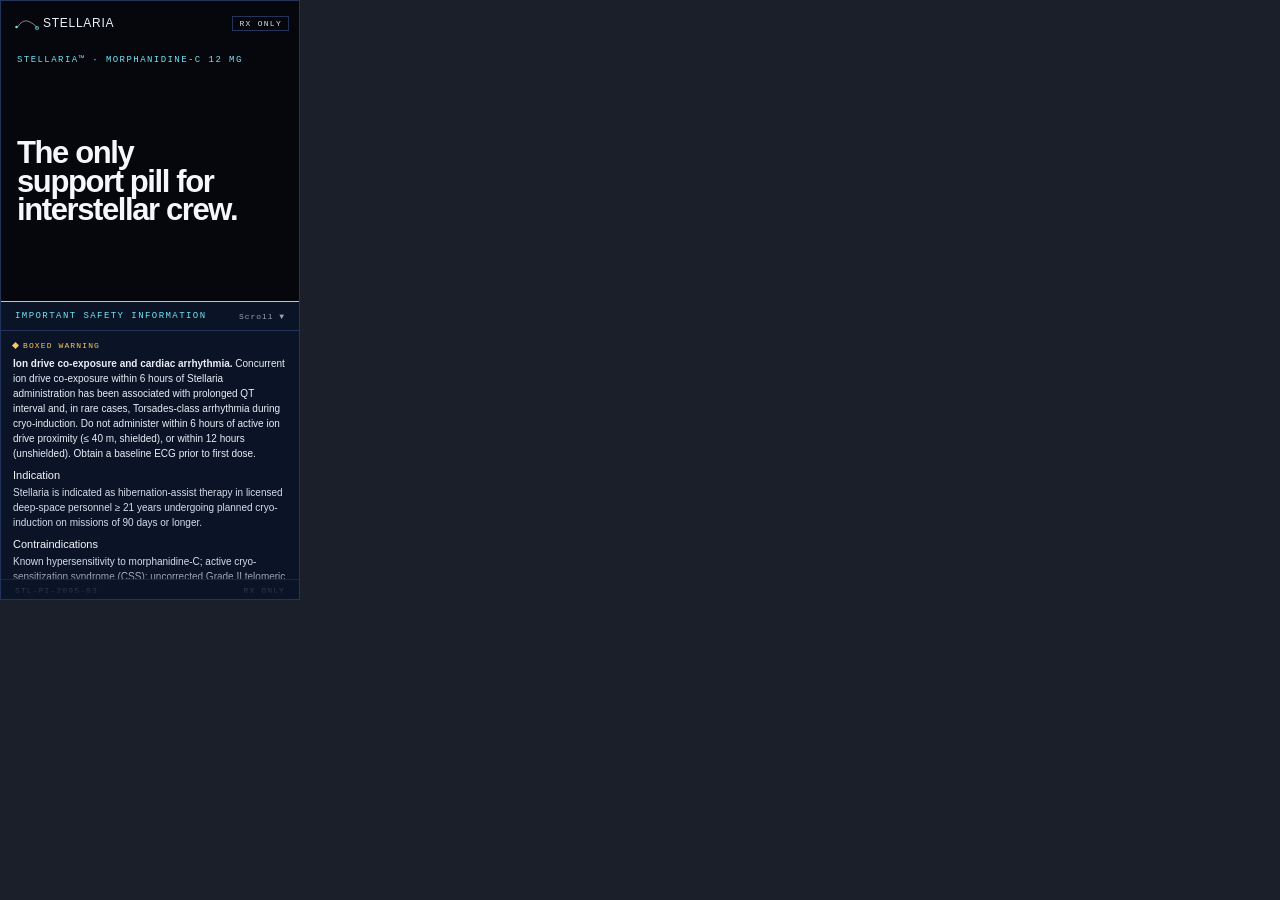
<file: banner/index.html>
<!DOCTYPE html>
<html lang="en">
  <head>
    <meta charset="utf-8" />
    <meta name="viewport" content="width=300, initial-scale=1" />
    <meta name="ad.size" content="width=300,height=600" />
    <title>Stellaria — 300×600</title>
    <style>
      /* ============================================================
     Stellaria™ · 300×600 animated HTML5 banner
     Top 300×300 animates F1→F2→F3 once, then holds.
     Bottom 300×300 is a fixed, independently-scrollable ISI panel.
     ============================================================ */

      :root {
        --obsidian-900: #05070c;
        --obsidian-800: #0b1426;
        --obsidian-700: #152341;
        --obsidian-600: #233359;
        --ice-050: #f5f7fb;
        --ice-100: #eaeff8;
        --ice-200: #d6dceb;
        --ice-400: #98a3ba;
        --plasma-500: #6fe4f3;
        --signal-warn: #ffc75a;
        --font: "Helvetica Neue", Helvetica, Arial, sans-serif;
        --mono: ui-monospace, SFMono-Regular, Menlo, Consolas, "Courier New",
          monospace;
        /* single decelerating ease reused across every transition */
        --ease: cubic-bezier(0.16, 1, 0.3, 1);
      }

      * {
        box-sizing: border-box;
        margin: 0;
        padding: 0;
      }
      html,
      body {
        background: #1b1f2a;
      }
      body {
        font-family: var(--font);
        display: flex;
        align-items: flex-start;
        justify-content: flex-start;
      }

      .ad {
        position: relative;
        width: 300px;
        height: 600px;
        background: var(--obsidian-900);
        color: var(--ice-100);
        overflow: hidden;
        border: 1px solid var(--obsidian-600);
      }

      /* ---- click-through covers the animated creative only (not the ISI) ---- */
      .clicktag {
        position: absolute;
        inset: 0 0 300px 0;
        z-index: 40;
        text-decoration: none;
        cursor: pointer;
      }

      /* ---- top animated stage (300×300) ---- */
      .stage {
        position: absolute;
        left: 0;
        top: 0;
        width: 300px;
        height: 300px;
        overflow: hidden;
        background-color: var(--obsidian-900);
        background-image: radial-gradient(
            0.8px 0.8px at 6% 12%,
            rgba(234, 239, 248, 0.9) 50%,
            transparent 51%
          ),
          radial-gradient(
            0.8px 0.8px at 14% 47%,
            rgba(234, 239, 248, 0.75) 50%,
            transparent 51%
          ),
          radial-gradient(
            0.8px 0.8px at 22% 78%,
            rgba(234, 239, 248, 0.8) 50%,
            transparent 51%
          ),
          radial-gradient(
            0.8px 0.8px at 38% 62%,
            rgba(234, 239, 248, 0.85) 50%,
            transparent 51%
          ),
          radial-gradient(
            0.8px 0.8px at 47% 9%,
            rgba(234, 239, 248, 0.7) 50%,
            transparent 51%
          ),
          radial-gradient(
            0.8px 0.8px at 54% 41%,
            rgba(234, 239, 248, 0.9) 50%,
            transparent 51%
          ),
          radial-gradient(
            0.8px 0.8px at 63% 71%,
            rgba(234, 239, 248, 0.75) 50%,
            transparent 51%
          ),
          radial-gradient(
            0.8px 0.8px at 71% 18%,
            rgba(234, 239, 248, 0.8) 50%,
            transparent 51%
          ),
          radial-gradient(
            0.8px 0.8px at 87% 84%,
            rgba(234, 239, 248, 0.85) 50%,
            transparent 51%
          ),
          radial-gradient(
            0.8px 0.8px at 94% 31%,
            rgba(234, 239, 248, 0.65) 50%,
            transparent 51%
          ),
          radial-gradient(
            1px 1px at 49% 72%,
            rgba(181, 241, 248, 0.55) 50%,
            transparent 51%
          ),
          radial-gradient(
            1px 1px at 73% 8%,
            rgba(187, 161, 255, 0.45) 50%,
            transparent 51%
          ),
          radial-gradient(
            1px 1px at 16% 91%,
            rgba(181, 241, 248, 0.4) 50%,
            transparent 51%
          );
      }

      /* ---- persistent chrome ---- */
      .chrome {
        position: absolute;
        top: 10px;
        left: 12px;
        right: 12px;
        display: flex;
        align-items: center;
        justify-content: space-between;
        z-index: 5;
      }
      .chrome svg {
        display: block;
      }
      .eyebrow {
        font-family: var(--mono);
        font-size: 8px;
        letter-spacing: 0.16em;
        text-transform: uppercase;
        color: var(--ice-200);
        border: 1px solid var(--obsidian-600);
        padding: 2px 6px;
      }
      .product-label {
        position: absolute;
        left: 16px;
        top: 54px;
        z-index: 5;
        font-family: var(--mono);
        font-size: 9px;
        letter-spacing: 0.16em;
        text-transform: uppercase;
        color: var(--plasma-500);
      }

      /* ---- shared capsule (persists across F2 → F3) ---- */
      .capsule {
        position: absolute;
        left: 80px;
        top: 158px;
        width: 140px;
        height: auto;
        z-index: 2;
        opacity: 0;
        transform: scale(0.82);
        transform-origin: top left;
        filter: drop-shadow(0 14px 30px rgba(111, 228, 243, 0.2))
          drop-shadow(0 2px 8px rgba(0, 0, 0, 0.45));
        transition: transform 700ms var(--ease), opacity 500ms var(--ease);
        will-change: transform, opacity;
      }

      /* ---- text frames ---- */
      .frame {
        position: absolute;
        left: 16px;
        right: 16px;
        z-index: 3;
        will-change: transform, opacity;
      }

      /* F1 — statement, vertically centered */
      .f1 {
        top: 78px;
        bottom: 16px;
        display: flex;
        flex-direction: column;
        justify-content: center;
        transition: transform 600ms var(--ease), opacity 600ms var(--ease);
      }
      .f1 .headline {
        font-size: 31px;
        font-weight: 900;
        letter-spacing: -0.045em;
        line-height: 0.92;
        color: var(--ice-050);
        text-wrap: balance;
        transform: translateY(14px);
        opacity: 0;
        transition: transform 600ms var(--ease), opacity 600ms var(--ease);
      }
      .f1 .label {
        margin-top: 14px;
        font-family: var(--mono);
        font-size: 9px;
        letter-spacing: 0.16em;
        text-transform: uppercase;
        color: var(--ice-200);
        transform: translateY(14px);
        opacity: 0;
        transition: transform 600ms var(--ease) 180ms,
          opacity 600ms var(--ease) 180ms;
      }

      /* F2 — benefit headline + sub */
      .f2 {
        top: 82px;
        opacity: 0;
        transition: opacity 450ms var(--ease);
      }
      .f2 .headline {
        font-size: 18px;
        font-weight: 700;
        letter-spacing: -0.02em;
        line-height: 1.08;
        color: var(--ice-050);
        text-wrap: balance;
      }
      .f2-sub {
        position: absolute;
        left: 16px;
        right: 16px;
        bottom: 54px;
        z-index: 3;
        font-size: 10.5px;
        color: var(--ice-200);
        line-height: 1.4;
        opacity: 0;
        transition: opacity 450ms var(--ease);
      }

      /* F3 — stat + claim */
      .f3 {
        top: 84px;
        opacity: 0;
        transition: opacity 450ms var(--ease);
      }
      .f3 .stat {
        font-size: 60px;
        font-weight: 800;
        color: var(--plasma-500);
        letter-spacing: -0.04em;
        line-height: 0.9;
        font-variant-numeric: tabular-nums;
      }
      .f3 .stat-label {
        font-family: var(--mono);
        font-size: 9px;
        letter-spacing: 0.18em;
        text-transform: uppercase;
        color: var(--ice-200);
        margin-top: 6px;
      }
      .f3-claim {
        position: absolute;
        left: 16px;
        right: 16px;
        top: 196px;
        z-index: 3;
        opacity: 0;
        transition: opacity 450ms var(--ease);
      }
      .f3-claim .h {
        font-size: 14px;
        font-weight: 700;
        letter-spacing: -0.01em;
        line-height: 1.2;
        color: var(--ice-050);
        text-wrap: balance;
      }
      .f3-claim .s {
        margin-top: 4px;
        font-size: 10px;
        color: var(--ice-200);
        line-height: 1.4;
      }

      /* ---- CTA (enters in F2, pinned through F3) ---- */
      .cta {
        position: absolute;
        right: 16px;
        bottom: 14px;
        z-index: 6;
        display: inline-flex;
        align-items: center;
        height: 30px;
        padding: 0 14px;
        background: var(--plasma-500);
        color: var(--obsidian-900);
        font-size: 11px;
        font-weight: 700;
        letter-spacing: 0.02em;
        opacity: 0;
        transform: translateY(6px);
        transition: opacity 380ms var(--ease), opacity 380ms var(--ease);
      }

      /* ---- state classes set by JS ---- */
      .f1.show .headline,
      .f1.show .label {
        transform: translateY(0);
        opacity: 1;
      }
      .f1.out {
        transform: translateY(-110%);
        opacity: 0;
      }

      .capsule.show {
        opacity: 1;
        transform: scale(1);
      }
      /* F3 capsule: shrink + glide right, in place */
      .capsule.f3pos {
        opacity: 1;
        transform: translate(114px, -66px) scale(0.857);
      }

      .f2.show {
        opacity: 1;
      }
      .f2-sub.show {
        opacity: 1;
      }
      .f2.hide {
        opacity: 0;
      }
      .f2-sub.hide {
        opacity: 0;
      }

      .f3.show,
      .f3-claim.show {
        opacity: 1;
      }

      .cta.show {
        opacity: 1;
        transform: translateY(0);
      }

      /* ---- fixed ISI panel (bottom 300×300) ---- */
      .isi {
        position: absolute;
        left: 0;
        right: 0;
        top: 300px;
        height: 300px;
        background: var(--obsidian-800);
        border-top: 1px solid var(--plasma-500);
        display: flex;
        flex-direction: column;
        z-index: 30;
      }
      .isi-head {
        flex: 0 0 auto;
        padding: 9px 14px;
        border-bottom: 1px solid var(--obsidian-600);
        display: flex;
        align-items: center;
        justify-content: space-between;
      }
      .isi-head .t {
        font-family: var(--mono);
        font-size: 9px;
        letter-spacing: 0.16em;
        text-transform: uppercase;
        color: var(--plasma-500);
      }
      .isi-head .scroll-hint {
        font-family: var(--mono);
        font-size: 8px;
        letter-spacing: 0.12em;
        color: var(--ice-400);
        transition: opacity 200ms linear;
      }
      .isi-body {
        flex: 1 1 auto;
        overflow-y: auto;
        overflow-x: hidden;
        padding: 10px 12px 14px;
        position: relative;
        scrollbar-width: thin;
        scrollbar-color: var(--plasma-500) transparent;
        -webkit-overflow-scrolling: touch;
      }
      .isi-body::-webkit-scrollbar {
        width: 5px;
      }
      .isi-body::-webkit-scrollbar-thumb {
        background: var(--plasma-500);
      }
      .isi-body::-webkit-scrollbar-track {
        background: rgba(234, 239, 248, 0.06);
      }

      .warn-tag {
        font-family: var(--mono);
        font-size: 8px;
        letter-spacing: 0.14em;
        text-transform: uppercase;
        color: var(--signal-warn);
        display: flex;
        align-items: center;
        gap: 5px;
        margin-bottom: 6px;
      }
      .warn-tag i {
        width: 5px;
        height: 5px;
        background: var(--signal-warn);
        transform: rotate(45deg);
      }
      .isi-body p {
        font-size: 10px;
        color: var(--ice-200);
        line-height: 1.5;
        margin-bottom: 8px;
      }
      .isi-body p.warn-body {
        color: var(--ice-100);
      }
      .isi-body h4 {
        font-size: 11px;
        font-weight: 500;
        color: var(--ice-050);
        margin-bottom: 4px;
      }
      .isi-fade {
        position: absolute;
        left: 0;
        right: 0;
        bottom: 0;
        height: 34px;
        pointer-events: none;
        background: linear-gradient(
          to bottom,
          rgba(11, 20, 38, 0) 0%,
          rgba(11, 20, 38, 0.95) 85%
        );
        transition: opacity 200ms linear;
      }
      .isi-foot {
        flex: 0 0 auto;
        padding: 6px 14px;
        border-top: 1px solid var(--obsidian-600);
        font-family: var(--mono);
        font-size: 8px;
        letter-spacing: 0.14em;
        text-transform: uppercase;
        color: var(--ice-400);
        display: flex;
        justify-content: space-between;
      }

      /* ============================================================
     Reduced motion: no transitions, no count-up, no slot swaps.
     We hold on the final, fully-legible Frame 3 composition.
     ============================================================ */
      @media (prefers-reduced-motion: reduce) {
        .capsule,
        .frame,
        .f1 .headline,
        .f1 .label,
        .f2,
        .f2-sub,
        .f3,
        .f3-claim,
        .cta,
        .isi-fade,
        .isi-head .scroll-hint {
          transition: none !important;
        }
      }
    </style>
  </head>
  <body>
    <div
      class="ad"
      role="img"
      aria-label="Stellaria advertisement. The only support pill for interstellar crew. 412 pilots studied. Cleared for missions over 2.4 AU."
    >
      <!-- click-through over the creative region only -->
      <a
        class="clicktag"
        id="clickTag"
        href="#"
        target="_blank"
        rel="noopener"
        aria-label="Learn more about Stellaria"
      ></a>

      <!-- ===== animated stage ===== -->
      <div class="stage">
        <div class="chrome">
          <!-- Stellaria wordmark -->
          <svg
            width="110"
            viewBox="0 0 220 48"
            style="color: var(--ice-100)"
            role="img"
            aria-label="Stellaria"
          >
            <g transform="translate(4 12)">
              <circle cx="3" cy="20" r="2.5" fill="#6FE4F3" />
              <path
                d="M 5 20 Q 16 2 30 10 T 44 22"
                fill="none"
                stroke="currentColor"
                stroke-width="1.25"
                stroke-linecap="round"
                stroke-opacity="0.85"
              />
              <circle
                cx="44"
                cy="22"
                r="3.5"
                fill="none"
                stroke="#6FE4F3"
                stroke-width="1.25"
              />
              <circle cx="44" cy="22" r="1.2" fill="#6FE4F3" />
            </g>
            <text
              x="60"
              y="32"
              font-family="Helvetica Neue,Helvetica,Arial,sans-serif"
              font-weight="500"
              font-size="24"
              letter-spacing="0.06em"
              fill="currentColor"
            >
              STELLARIA
            </text>
          </svg>
          <span class="eyebrow">Rx Only</span>
        </div>

        <div class="product-label">Stellaria™ · morphanidine-C 12&nbsp;mg</div>

        <!-- shared capsule -->
        <img
          class="capsule"
          id="capsule"
          src="assets/capsule.png"
          alt=""
          aria-hidden="true"
          width="140"
        />

        <!-- Frame 1 -->
        <div class="frame f1" id="f1">
          <div class="headline">
            The only support pill for interstellar crew.
          </div>
        </div>

        <!-- Frame 2 -->
        <div class="frame f2" id="f2">
          <div class="headline">
            Zero post-thaw hangover in clinical trials.
          </div>
        </div>
        <div class="f2-sub" id="f2sub">
          For licensed deep-space crew prescribed pre-mission.
        </div>

        <!-- Frame 3 -->
        <div class="frame f3" id="f3">
          <div class="stat"><span id="stat">412</span></div>
          <div class="stat-label">Pilots studied</div>
        </div>
        <div class="f3-claim" id="f3claim">
          <div class="h">Cleared for missions ≥ 2.4&nbsp;AU.</div>
          <div class="s">
            Studied across Mars-transit and Belt-rotation protocols.
          </div>
        </div>

        <!-- CTA -->
        <div class="cta" id="cta">Learn more</div>
      </div>

      <!-- ===== fixed scrollable ISI ===== -->
      <div class="isi">
        <div class="isi-head">
          <span class="t">Important Safety Information</span>
          <span class="scroll-hint" id="scrollHint">Scroll ▼</span>
        </div>
        <div
          class="isi-body"
          id="isiBody"
          tabindex="0"
          role="region"
          aria-label="Important Safety Information, scrollable"
        >
          <div class="warn-tag"><i></i>Boxed Warning</div>
          <p class="warn-body">
            <strong>Ion drive co-exposure and cardiac arrhythmia.</strong>
            Concurrent ion drive co-exposure within 6 hours of Stellaria
            administration has been associated with prolonged QT interval and,
            in rare cases, Torsades-class arrhythmia during cryo-induction. Do
            not administer within 6 hours of active ion drive proximity (≤ 40 m,
            shielded), or within 12 hours (unshielded). Obtain a baseline ECG
            prior to first dose.
          </p>
          <h4>Indication</h4>
          <p>
            Stellaria is indicated as hibernation-assist therapy in licensed
            deep-space personnel ≥ 21 years undergoing planned cryo-induction on
            missions of 90 days or longer.
          </p>
          <h4>Contraindications</h4>
          <p>
            Known hypersensitivity to morphanidine-C; active cryo-sensitization
            syndrome (CSS); uncorrected Grade II telomeric instability;
            Class-III temporal stabilizers; pregnancy.
          </p>
          <h4>Warnings and Precautions</h4>
          <p>
            See Boxed Warning. Hypothalamic set-point drift reported during
            first-exposure inductions; monitor core temperature for 90 minutes
            post-thaw. Transient orientation loss may occur on re-animation; no
            EVA duties for 120 minutes post-thaw.
          </p>
          <h4>Adverse Reactions</h4>
          <p>
            Most common (≥ 5%): dry mouth (11%), mild paresthesia (9%),
            transient temporal displacement (7%), metallic taste (6%), mild
            photosensitivity (5%).
          </p>
          <h4>Drug Interactions</h4>
          <p>
            Avoid Class-III temporal stabilizers and MAOIs within 14 days.
            Caffeine analogs &gt; 400 mg/day caf-eq may blunt induction onset.
          </p>
          <h4>Use in Specific Populations</h4>
          <p>
            Pregnancy: contraindicated. Lactation: not recommended. Pediatric
            (&lt; 21 y): not established. Hepatic/renal impairment: reduce dose
            50% in moderate; contraindicated in severe.
          </p>
          <p style="color: var(--plasma-500)">
            Please see full Prescribing Information at stellaria-hcp.dsp.
          </p>
        </div>
        <div class="isi-fade" id="isiFade"></div>
        <div class="isi-foot">
          <span>STL-PI-2095-03</span>
          <span>Rx Only</span>
        </div>
      </div>
    </div>

    <script>
      (function () {
        "use strict";

        // ---- clickTag (ad-server hook; falls back to a placeholder URL) ----
        var clickTag = "https://stellaria-hcp.dsp/";
        document.getElementById("clickTag").setAttribute("href", clickTag);

        var reduce =
          window.matchMedia &&
          window.matchMedia("(prefers-reduced-motion: reduce)").matches;

        var f1 = document.getElementById("f1");
        var f2 = document.getElementById("f2");
        var f2sub = document.getElementById("f2sub");
        var f3 = document.getElementById("f3");
        var f3claim = document.getElementById("f3claim");
        var capsule = document.getElementById("capsule");
        var cta = document.getElementById("cta");
        var statEl = document.getElementById("stat");

        // ---- ISI: hide scroll hint + fade once user reaches the bottom ----
        var isiBody = document.getElementById("isiBody");
        var isiFade = document.getElementById("isiFade");
        var scrollHint = document.getElementById("scrollHint");
        function onScroll() {
          var atEnd =
            isiBody.scrollTop + isiBody.clientHeight >=
            isiBody.scrollHeight - 4;
          isiFade.style.opacity = atEnd ? "0" : "1";
          scrollHint.style.opacity = atEnd ? "0" : "1";
        }
        isiBody.addEventListener("scroll", onScroll, { passive: true });

        // ---- reduced motion: jump straight to the final Frame-3 hold ----
        if (reduce) {
          f1.style.display = "none";
          f2.classList.add("show");
          f2.style.display = "none";
          f3.classList.add("show");
          f3claim.classList.add("show");
          capsule.classList.add("show", "f3pos");
          cta.classList.add("show");
          statEl.textContent = "412";
          return;
        }

        // ---- count-up for the 412 stat ----
        function countUp(target, duration) {
          var start = null;
          function step(ts) {
            if (start === null) start = ts;
            var p = Math.min((ts - start) / duration, 1);
            // ease-out
            var eased = 1 - Math.pow(1 - p, 3);
            statEl.textContent = Math.round(eased * target).toString();
            if (p < 1) requestAnimationFrame(step);
          }
          statEl.textContent = "0";
          requestAnimationFrame(step);
        }

        // ---- timeline (plays once, then holds on Frame 3) ----
        var t = [];
        function at(ms, fn) {
          t.push(setTimeout(fn, ms));
        }

        // Frame 1: enter + hold
        at(200, function () {
          f1.classList.add("show");
        });

        // Frame 1 → Frame 2: slot-machine vertical swap
        at(3400, function () {
          f1.classList.add("out");
          f2.classList.add("show");
          capsule.classList.add("show");
        });
        at(3850, function () {
          f2sub.classList.add("show");
        });
        at(4150, function () {
          cta.classList.add("show");
        }); // CTA settles after motion

        // Frame 2 → Frame 3: capsule glides + shrinks, copy crossfades, CTA pinned
        at(7400, function () {
          f2.classList.add("hide");
          f2sub.classList.add("hide");
          capsule.classList.add("f3pos");
        });
        at(7850, function () {
          f3.classList.add("show");
          countUp(412, 1400);
        });
        at(8300, function () {
          f3claim.classList.add("show");
        });
        // final hold — no loop
      })();
    </script>
  </body>
</html>
</file>
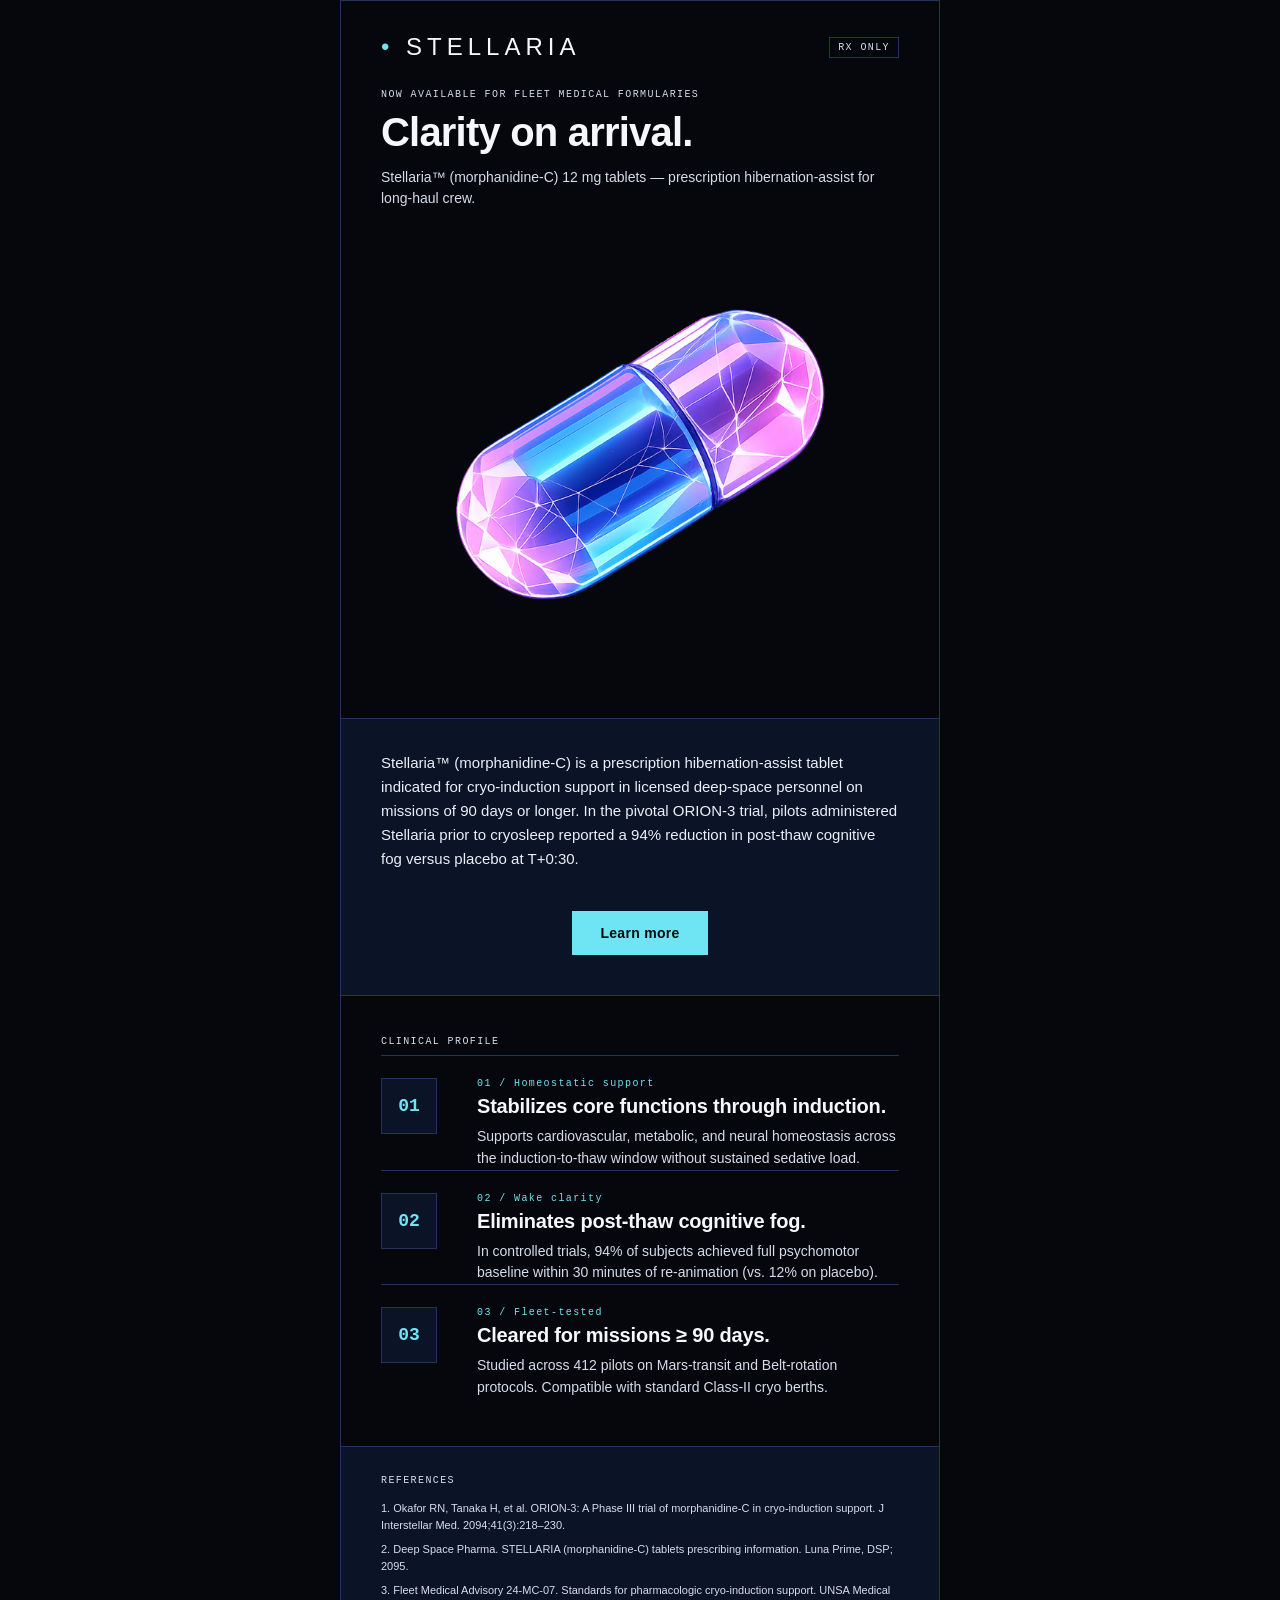
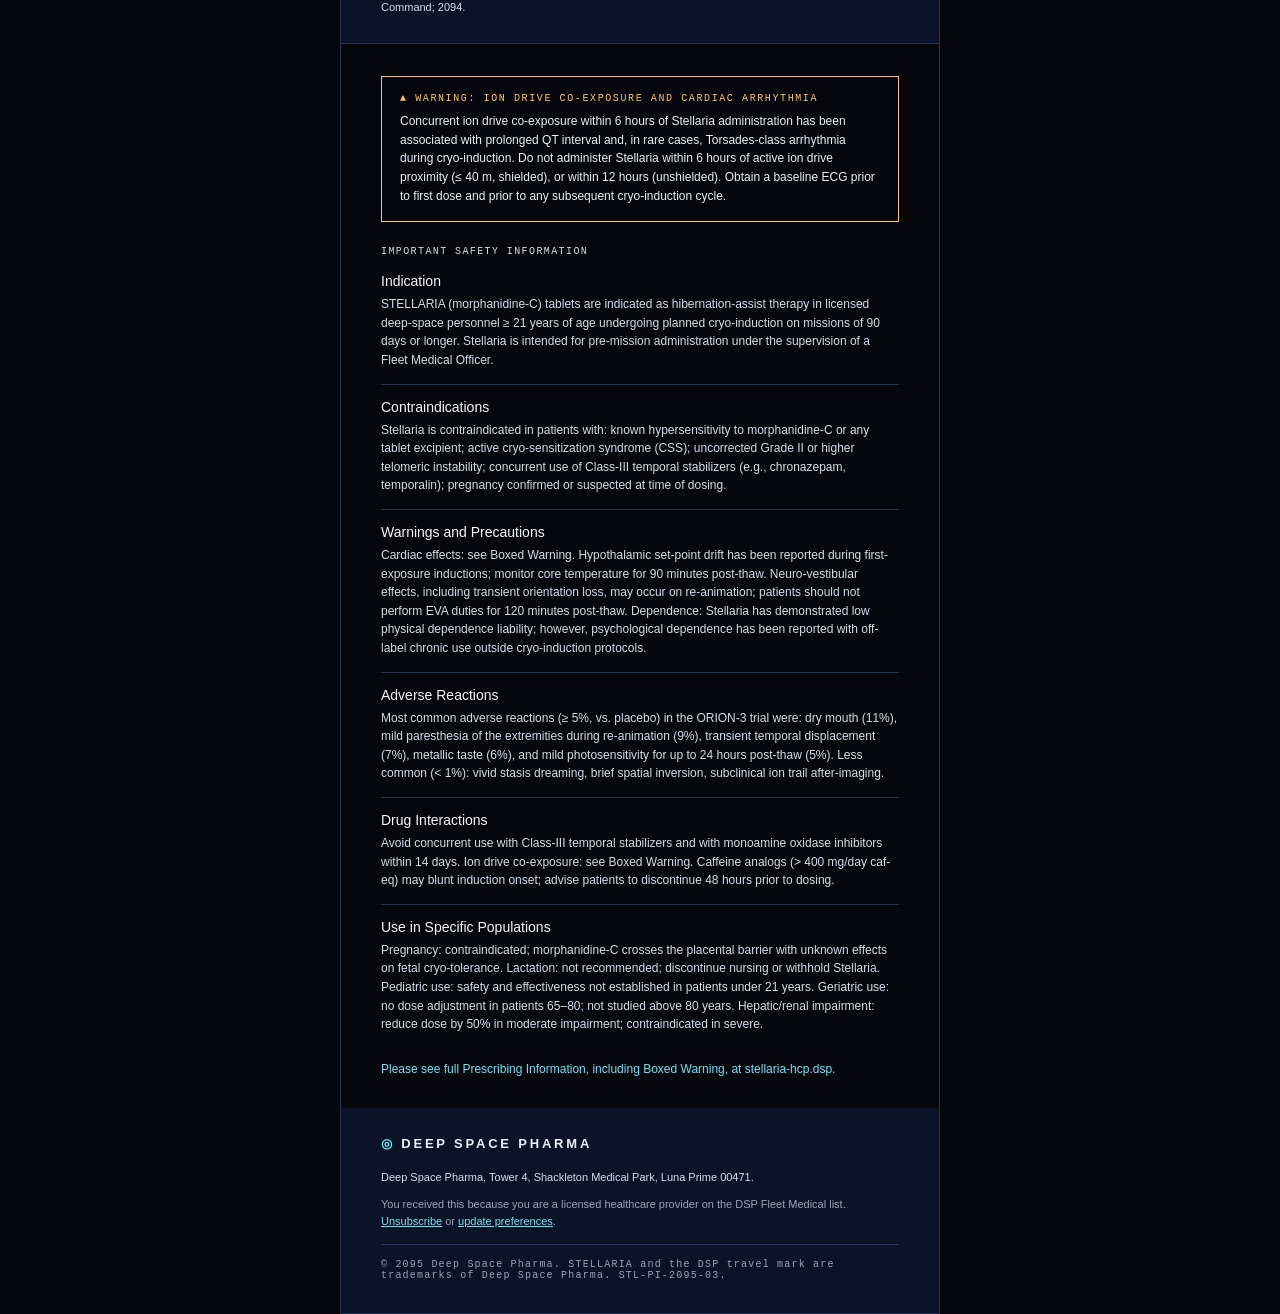
<file: email/index.html>
<!doctype html>
<html lang="en" xmlns="http://www.w3.org/1999/xhtml" xmlns:v="urn:schemas-microsoft-com:vml" xmlns:o="urn:schemas-microsoft-com:office:office">
<head>
  <meta charset="utf-8">
  <meta name="viewport" content="width=device-width, initial-scale=1">
  <meta http-equiv="X-UA-Compatible" content="IE=edge">
  <meta name="x-apple-disable-message-reformatting">
  <meta name="color-scheme" content="dark light">
  <meta name="supported-color-schemes" content="dark light">
  <title>Stellaria™: cryo-induction support for long-haul crew</title>

  <!--[if mso]>
  <noscript>
    <xml>
      <o:OfficeDocumentSettings>
        <o:PixelsPerInch>96</o:PixelsPerInch>
        <o:AllowPNG/>
      </o:OfficeDocumentSettings>
    </xml>
  </noscript>
  <![endif]-->

  <style>
    /* Client resets */
    html, body { margin:0 !important; padding:0 !important; height:100% !important; width:100% !important; }
    body { -webkit-text-size-adjust:100%; -ms-text-size-adjust:100%; }
    table, td { mso-table-lspace:0pt; mso-table-rspace:0pt; border-collapse:collapse; }
    img { -ms-interpolation-mode:bicubic; border:0; height:auto; line-height:100%; outline:none; text-decoration:none; display:block; }
    a { text-decoration:none; }
    /* iOS blue-links / Gmail autolink neutralisation */
    a[x-apple-data-detectors], .unstyle-auto-detected-links a, .aBn {
      color:inherit !important; text-decoration:none !important;
      font-size:inherit !important; font-family:inherit !important; font-weight:inherit !important; line-height:inherit !important;
    }
    /* Outlook 365 web rounded-element guard (we use squares anyway) */
    .ExternalClass { width:100%; }
    .ExternalClass, .ExternalClass p, .ExternalClass span, .ExternalClass font, .ExternalClass td, .ExternalClass div { line-height:100%; }

    :root { color-scheme:dark light; supported-color-schemes:dark light; }

    /* Responsive: single column already; just fluid down on small screens */
    @media screen and (max-width:600px) {
      .container { width:100% !important; }
      .px { padding-left:24px !important; padding-right:24px !important; }
      .hero-h1 { font-size:32px !important; line-height:1.05 !important; }
      .fluid { width:100% !important; height:auto !important; max-width:100% !important; }
      .benefit-icon { padding-right:14px !important; }
    }

    /* Keep our dark palette if a client offers a dark-mode swap */
    @media (prefers-color-scheme: dark) {
      .bg-900 { background-color:#05070C !important; }
      .bg-800 { background-color:#0B1426 !important; }
    }
  </style>
</head>

<!-- bgcolor on body for Outlook; inline style for the rest -->
<body class="bg-900" style="margin:0; padding:0; width:100%; background-color:#05070C;" bgcolor="#05070C">

  <!-- Preheader (hidden) -->
  <div style="display:none; max-height:0; overflow:hidden; mso-hide:all; font-size:1px; line-height:1px; color:#05070C; opacity:0;">
    Indicated for hibernation-assist on missions ≥ 90 days. Please see full prescribing information.
    &#847;&zwnj;&nbsp;&#847;&zwnj;&nbsp;&#847;&zwnj;&nbsp;&#847;&zwnj;&nbsp;&#847;&zwnj;&nbsp;&#847;&zwnj;&nbsp;
  </div>

  <!-- Full-width backdrop -->
  <table role="presentation" width="100%" cellpadding="0" cellspacing="0" border="0" bgcolor="#05070C" style="background-color:#05070C;">
    <tr>
      <td align="center" style="padding:0;">

        <!--[if mso]>
        <table role="presentation" width="600" cellpadding="0" cellspacing="0" border="0" align="center"><tr><td>
        <![endif]-->

        <!-- 600px container -->
        <table role="presentation" class="container bg-800" width="600" cellpadding="0" cellspacing="0" border="0" align="center"
               style="width:600px; max-width:600px; background-color:#0B1426; border:1px solid #233359; font-family:'Helvetica Neue',Helvetica,Arial,sans-serif;">

          <!-- ===================== HERO ===================== -->
          <tr>
            <td class="px bg-900" align="left" bgcolor="#05070C"
                style="padding:32px 40px 40px; background-color:#05070C;">

              <!-- wordmark row + Rx badge -->
              <table role="presentation" width="100%" cellpadding="0" cellspacing="0" border="0">
                <tr>
                  <td align="left" valign="middle"
                      style="font-family:'Helvetica Neue',Helvetica,Arial,sans-serif; font-size:24px; font-weight:500; letter-spacing:5px; color:#F5F7FB; white-space:nowrap;">
                    <span style="color:#6FE4F3;">&bull;</span>&nbsp;STELLARIA
                  </td>
                  <td align="right" valign="middle"
                      style="font-family:ui-monospace,Menlo,Consolas,monospace; font-size:10px; letter-spacing:1.4px; text-transform:uppercase; color:#D6DCEB;">
                    <span style="border:1px solid #233359; padding:4px 8px; display:inline-block;">Rx Only</span>
                  </td>
                </tr>
              </table>

              <!-- eyebrow -->
              <div style="font-family:ui-monospace,Menlo,Consolas,monospace; font-size:10px; letter-spacing:1.4px; text-transform:uppercase; color:#D6DCEB; padding:28px 0 12px;">
                Now available for Fleet Medical formularies
              </div>

              <!-- headline -->
              <h1 class="hero-h1" style="margin:0; font-family:'Helvetica Neue',Helvetica,Arial,sans-serif; font-size:40px; font-weight:700; letter-spacing:-0.8px; line-height:1.02; color:#F5F7FB;">
                Clarity on arrival.
              </h1>

              <div style="font-family:'Helvetica Neue',Helvetica,Arial,sans-serif; font-size:14px; line-height:1.55; color:#D6DCEB; padding-top:14px;">
                Stellaria™ (morphanidine-C) 12&nbsp;mg tablets — prescription hibernation-assist for long-haul crew.
              </div>

              <!-- capsule hero -->
              <div style="text-align:center; padding-top:24px;">
                <img class="fluid" src="assets/capsule.png" width="440" alt="Stellaria capsule"
                     style="width:440px; max-width:440px; height:auto; display:inline-block;">
              </div>
            </td>
          </tr>

          <!-- ===================== BODY + CTA ===================== -->
          <tr>
            <td class="px" align="left" style="padding:32px 40px 16px; border-top:1px solid #233359;">
              <p style="margin:0; font-family:'Helvetica Neue',Helvetica,Arial,sans-serif; font-size:15px; line-height:1.6; color:#EAEFF8;">
                Stellaria™ (morphanidine-C) is a prescription hibernation-assist tablet indicated for cryo-induction support in licensed deep-space personnel on missions of 90 days or longer. In the pivotal ORION-3 trial, pilots administered Stellaria prior to cryosleep reported a 94% reduction in post-thaw cognitive fog versus placebo at T+0:30.
              </p>
            </td>
          </tr>
          <tr>
            <td align="center" style="padding:24px 40px 40px;">
              <!-- bulletproof square button (no border-radius => no VML needed) -->
              <table role="presentation" cellpadding="0" cellspacing="0" border="0" align="center">
                <tr>
                  <td align="center" bgcolor="#6FE4F3" style="background-color:#6FE4F3;">
                    <a href="https://stellaria-hcp.dsp/" target="_blank"
                       style="display:inline-block; padding:14px 28px; font-family:'Helvetica Neue',Helvetica,Arial,sans-serif; font-size:14px; font-weight:700; letter-spacing:0.3px; color:#05070C; mso-padding-alt:0;">
                      <!--[if mso]>&nbsp;<![endif]-->Learn more<!--[if mso]>&nbsp;<![endif]-->
                    </a>
                  </td>
                </tr>
              </table>
            </td>
          </tr>

          <!-- ===================== BENEFITS ===================== -->
          <tr>
            <td class="px bg-900" bgcolor="#05070C" style="padding:40px 40px 48px; border-top:1px solid #233359; background-color:#05070C;">
              <div style="font-family:ui-monospace,Menlo,Consolas,monospace; font-size:10px; letter-spacing:1.4px; text-transform:uppercase; color:#D6DCEB; padding-bottom:8px;">
                Clinical profile
              </div>

              <!-- benefit 01 -->
              <table role="presentation" width="100%" cellpadding="0" cellspacing="0" border="0" style="border-top:1px solid #233359;">
                <tr>
                  <td class="benefit-icon" valign="top" width="76" style="padding:22px 20px 0 0;">
                    <table role="presentation" cellpadding="0" cellspacing="0" border="0" width="56" bgcolor="#0B1426" style="width:56px; height:56px; border:1px solid #233359; background-color:#0B1426;">
                      <tr><td align="center" valign="middle" height="54" style="height:54px; font-family:ui-monospace,Menlo,Consolas,monospace; font-size:18px; font-weight:700; color:#6FE4F3;">01</td></tr>
                    </table>
                  </td>
                  <td valign="top" style="padding:22px 0 0;">
                    <div style="font-family:ui-monospace,Menlo,Consolas,monospace; font-size:10px; letter-spacing:1.4px; color:#6FE4F3; padding-bottom:6px;">01 / Homeostatic support</div>
                    <div style="font-family:'Helvetica Neue',Helvetica,Arial,sans-serif; font-size:20px; font-weight:700; letter-spacing:-0.2px; line-height:1.15; color:#F5F7FB; padding-bottom:8px;">Stabilizes core functions through induction.</div>
                    <div style="font-family:'Helvetica Neue',Helvetica,Arial,sans-serif; font-size:14px; line-height:1.55; color:#D6DCEB;">Supports cardiovascular, metabolic, and neural homeostasis across the induction-to-thaw window without sustained sedative load.</div>
                  </td>
                </tr>
              </table>

              <!-- benefit 02 -->
              <table role="presentation" width="100%" cellpadding="0" cellspacing="0" border="0" style="border-top:1px solid #233359;">
                <tr>
                  <td class="benefit-icon" valign="top" width="76" style="padding:22px 20px 0 0;">
                    <table role="presentation" cellpadding="0" cellspacing="0" border="0" width="56" bgcolor="#0B1426" style="width:56px; height:56px; border:1px solid #233359; background-color:#0B1426;">
                      <tr><td align="center" valign="middle" height="54" style="height:54px; font-family:ui-monospace,Menlo,Consolas,monospace; font-size:18px; font-weight:700; color:#6FE4F3;">02</td></tr>
                    </table>
                  </td>
                  <td valign="top" style="padding:22px 0 0;">
                    <div style="font-family:ui-monospace,Menlo,Consolas,monospace; font-size:10px; letter-spacing:1.4px; color:#6FE4F3; padding-bottom:6px;">02 / Wake clarity</div>
                    <div style="font-family:'Helvetica Neue',Helvetica,Arial,sans-serif; font-size:20px; font-weight:700; letter-spacing:-0.2px; line-height:1.15; color:#F5F7FB; padding-bottom:8px;">Eliminates post-thaw cognitive fog.</div>
                    <div style="font-family:'Helvetica Neue',Helvetica,Arial,sans-serif; font-size:14px; line-height:1.55; color:#D6DCEB;">In controlled trials, 94% of subjects achieved full psychomotor baseline within 30 minutes of re-animation (vs. 12% on placebo).</div>
                  </td>
                </tr>
              </table>

              <!-- benefit 03 -->
              <table role="presentation" width="100%" cellpadding="0" cellspacing="0" border="0" style="border-top:1px solid #233359;">
                <tr>
                  <td class="benefit-icon" valign="top" width="76" style="padding:22px 20px 0 0;">
                    <table role="presentation" cellpadding="0" cellspacing="0" border="0" width="56" bgcolor="#0B1426" style="width:56px; height:56px; border:1px solid #233359; background-color:#0B1426;">
                      <tr><td align="center" valign="middle" height="54" style="height:54px; font-family:ui-monospace,Menlo,Consolas,monospace; font-size:18px; font-weight:700; color:#6FE4F3;">03</td></tr>
                    </table>
                  </td>
                  <td valign="top" style="padding:22px 0 0;">
                    <div style="font-family:ui-monospace,Menlo,Consolas,monospace; font-size:10px; letter-spacing:1.4px; color:#6FE4F3; padding-bottom:6px;">03 / Fleet-tested</div>
                    <div style="font-family:'Helvetica Neue',Helvetica,Arial,sans-serif; font-size:20px; font-weight:700; letter-spacing:-0.2px; line-height:1.15; color:#F5F7FB; padding-bottom:8px;">Cleared for missions ≥ 90 days.</div>
                    <div style="font-family:'Helvetica Neue',Helvetica,Arial,sans-serif; font-size:14px; line-height:1.55; color:#D6DCEB;">Studied across 412 pilots on Mars-transit and Belt-rotation protocols. Compatible with standard Class-II cryo berths.</div>
                  </td>
                </tr>
              </table>
            </td>
          </tr>

          <!-- ===================== REFERENCES ===================== -->
          <tr>
            <td class="px" style="padding:28px 40px; border-top:1px solid #233359; background-color:#0B1426;" bgcolor="#0B1426">
              <div style="font-family:ui-monospace,Menlo,Consolas,monospace; font-size:10px; letter-spacing:1.4px; text-transform:uppercase; color:#D6DCEB; padding-bottom:14px;">References</div>
              <div style="font-family:'Helvetica Neue',Helvetica,Arial,sans-serif; font-size:11px; line-height:1.5; color:#D6DCEB; padding-bottom:8px;">1. Okafor RN, Tanaka H, et al. ORION-3: A Phase III trial of morphanidine-C in cryo-induction support. J Interstellar Med. 2094;41(3):218–230.</div>
              <div style="font-family:'Helvetica Neue',Helvetica,Arial,sans-serif; font-size:11px; line-height:1.5; color:#D6DCEB; padding-bottom:8px;">2. Deep Space Pharma. STELLARIA (morphanidine-C) tablets prescribing information. Luna Prime, DSP; 2095.</div>
              <div style="font-family:'Helvetica Neue',Helvetica,Arial,sans-serif; font-size:11px; line-height:1.5; color:#D6DCEB;">3. Fleet Medical Advisory 24-MC-07. Standards for pharmacologic cryo-induction support. UNSA Medical Command; 2094.</div>
            </td>
          </tr>

          <!-- ===================== ISI ===================== -->
          <tr>
            <td class="px bg-900" style="padding:32px 40px; border-top:1px solid #233359; background-color:#05070C;" bgcolor="#05070C">

              <!-- Boxed warning -->
              <table role="presentation" width="100%" cellpadding="0" cellspacing="0" border="0" style="border:1px solid #FFC75A;">
                <tr>
                  <td style="padding:16px 18px;">
                    <div style="font-family:ui-monospace,Menlo,Consolas,monospace; font-size:10px; letter-spacing:1.6px; text-transform:uppercase; color:#FFC75A; padding-bottom:8px;">
                      ▲ WARNING: ION DRIVE CO-EXPOSURE AND CARDIAC ARRHYTHMIA
                    </div>
                    <div style="font-family:'Helvetica Neue',Helvetica,Arial,sans-serif; font-size:12px; line-height:1.55; color:#EAEFF8;">
                      Concurrent ion drive co-exposure within 6 hours of Stellaria administration has been associated with prolonged QT interval and, in rare cases, Torsades-class arrhythmia during cryo-induction. Do not administer Stellaria within 6 hours of active ion drive proximity (≤ 40 m, shielded), or within 12 hours (unshielded). Obtain a baseline ECG prior to first dose and prior to any subsequent cryo-induction cycle.
                    </div>
                  </td>
                </tr>
              </table>

              <div style="font-family:ui-monospace,Menlo,Consolas,monospace; font-size:10px; letter-spacing:1.4px; text-transform:uppercase; color:#D6DCEB; padding:24px 0 16px;">Important Safety Information</div>

              <!-- ISI sections -->
              <div style="border-bottom:1px solid #233359; padding-bottom:14px; margin-bottom:14px;">
                <div style="font-family:'Helvetica Neue',Helvetica,Arial,sans-serif; font-size:14px; font-weight:500; color:#F5F7FB; padding-bottom:6px;">Indication</div>
                <div style="font-family:'Helvetica Neue',Helvetica,Arial,sans-serif; font-size:12px; line-height:1.55; color:#D6DCEB;">STELLARIA (morphanidine-C) tablets are indicated as hibernation-assist therapy in licensed deep-space personnel ≥ 21 years of age undergoing planned cryo-induction on missions of 90 days or longer. Stellaria is intended for pre-mission administration under the supervision of a Fleet Medical Officer.</div>
              </div>
              <div style="border-bottom:1px solid #233359; padding-bottom:14px; margin-bottom:14px;">
                <div style="font-family:'Helvetica Neue',Helvetica,Arial,sans-serif; font-size:14px; font-weight:500; color:#F5F7FB; padding-bottom:6px;">Contraindications</div>
                <div style="font-family:'Helvetica Neue',Helvetica,Arial,sans-serif; font-size:12px; line-height:1.55; color:#D6DCEB;">Stellaria is contraindicated in patients with: known hypersensitivity to morphanidine-C or any tablet excipient; active cryo-sensitization syndrome (CSS); uncorrected Grade II or higher telomeric instability; concurrent use of Class-III temporal stabilizers (e.g., chronazepam, temporalin); pregnancy confirmed or suspected at time of dosing.</div>
              </div>
              <div style="border-bottom:1px solid #233359; padding-bottom:14px; margin-bottom:14px;">
                <div style="font-family:'Helvetica Neue',Helvetica,Arial,sans-serif; font-size:14px; font-weight:500; color:#F5F7FB; padding-bottom:6px;">Warnings and Precautions</div>
                <div style="font-family:'Helvetica Neue',Helvetica,Arial,sans-serif; font-size:12px; line-height:1.55; color:#D6DCEB;">Cardiac effects: see Boxed Warning. Hypothalamic set-point drift has been reported during first-exposure inductions; monitor core temperature for 90 minutes post-thaw. Neuro-vestibular effects, including transient orientation loss, may occur on re-animation; patients should not perform EVA duties for 120 minutes post-thaw. Dependence: Stellaria has demonstrated low physical dependence liability; however, psychological dependence has been reported with off-label chronic use outside cryo-induction protocols.</div>
              </div>
              <div style="border-bottom:1px solid #233359; padding-bottom:14px; margin-bottom:14px;">
                <div style="font-family:'Helvetica Neue',Helvetica,Arial,sans-serif; font-size:14px; font-weight:500; color:#F5F7FB; padding-bottom:6px;">Adverse Reactions</div>
                <div style="font-family:'Helvetica Neue',Helvetica,Arial,sans-serif; font-size:12px; line-height:1.55; color:#D6DCEB;">Most common adverse reactions (≥ 5%, vs. placebo) in the ORION-3 trial were: dry mouth (11%), mild paresthesia of the extremities during re-animation (9%), transient temporal displacement (7%), metallic taste (6%), and mild photosensitivity for up to 24 hours post-thaw (5%). Less common (&lt; 1%): vivid stasis dreaming, brief spatial inversion, subclinical ion trail after-imaging.</div>
              </div>
              <div style="border-bottom:1px solid #233359; padding-bottom:14px; margin-bottom:14px;">
                <div style="font-family:'Helvetica Neue',Helvetica,Arial,sans-serif; font-size:14px; font-weight:500; color:#F5F7FB; padding-bottom:6px;">Drug Interactions</div>
                <div style="font-family:'Helvetica Neue',Helvetica,Arial,sans-serif; font-size:12px; line-height:1.55; color:#D6DCEB;">Avoid concurrent use with Class-III temporal stabilizers and with monoamine oxidase inhibitors within 14 days. Ion drive co-exposure: see Boxed Warning. Caffeine analogs (&gt; 400 mg/day caf-eq) may blunt induction onset; advise patients to discontinue 48 hours prior to dosing.</div>
              </div>
              <div style="padding-bottom:14px; margin-bottom:14px;">
                <div style="font-family:'Helvetica Neue',Helvetica,Arial,sans-serif; font-size:14px; font-weight:500; color:#F5F7FB; padding-bottom:6px;">Use in Specific Populations</div>
                <div style="font-family:'Helvetica Neue',Helvetica,Arial,sans-serif; font-size:12px; line-height:1.55; color:#D6DCEB;">Pregnancy: contraindicated; morphanidine-C crosses the placental barrier with unknown effects on fetal cryo-tolerance. Lactation: not recommended; discontinue nursing or withhold Stellaria. Pediatric use: safety and effectiveness not established in patients under 21 years. Geriatric use: no dose adjustment in patients 65–80; not studied above 80 years. Hepatic/renal impairment: reduce dose by 50% in moderate impairment; contraindicated in severe.</div>
              </div>
              <div style="font-family:'Helvetica Neue',Helvetica,Arial,sans-serif; font-size:12px; font-weight:500; color:#6FE4F3;">Please see full Prescribing Information, including Boxed Warning, at stellaria-hcp.dsp.</div>
            </td>
          </tr>

          <!-- ===================== FOOTER ===================== -->
          <tr>
            <td class="px" style="padding:28px 40px 32px; background-color:#0B1426;" bgcolor="#0B1426">
              <!-- DSP lockup as live text -->
              <div style="font-family:'Helvetica Neue',Helvetica,Arial,sans-serif; font-size:13px; font-weight:700; letter-spacing:2.8px; color:#EAEFF8; padding-bottom:18px;">
                <span style="color:#6FE4F3;">&#9678;</span>&nbsp;DEEP&nbsp;SPACE&nbsp;PHARMA
              </div>
              <div style="font-family:'Helvetica Neue',Helvetica,Arial,sans-serif; font-size:11px; line-height:1.55; color:#D6DCEB; padding-bottom:10px;">Deep Space Pharma, Tower 4, Shackleton Medical Park, Luna Prime 00471.</div>
              <div style="font-family:'Helvetica Neue',Helvetica,Arial,sans-serif; font-size:11px; line-height:1.55; color:#98A3BA; padding-bottom:14px;">
                You received this because you are a licensed healthcare provider on the DSP Fleet Medical list.
                <a href="https://stellaria-hcp.dsp/unsubscribe" target="_blank" style="color:#6FE4F3; text-decoration:underline;">Unsubscribe</a> or
                <a href="https://stellaria-hcp.dsp/preferences" target="_blank" style="color:#6FE4F3; text-decoration:underline;">update preferences</a>.
              </div>
              <div style="font-family:ui-monospace,Menlo,Consolas,monospace; font-size:10px; letter-spacing:1.2px; color:#98A3BA; padding-top:14px; border-top:1px solid #233359;">
                © 2095 Deep Space Pharma. STELLARIA and the DSP travel mark are trademarks of Deep Space Pharma. STL-PI-2095-03.
              </div>
            </td>
          </tr>

        </table>
        <!--[if mso]>
        </td></tr></table>
        <![endif]-->

      </td>
    </tr>
  </table>
</body>
</html>
</file>
